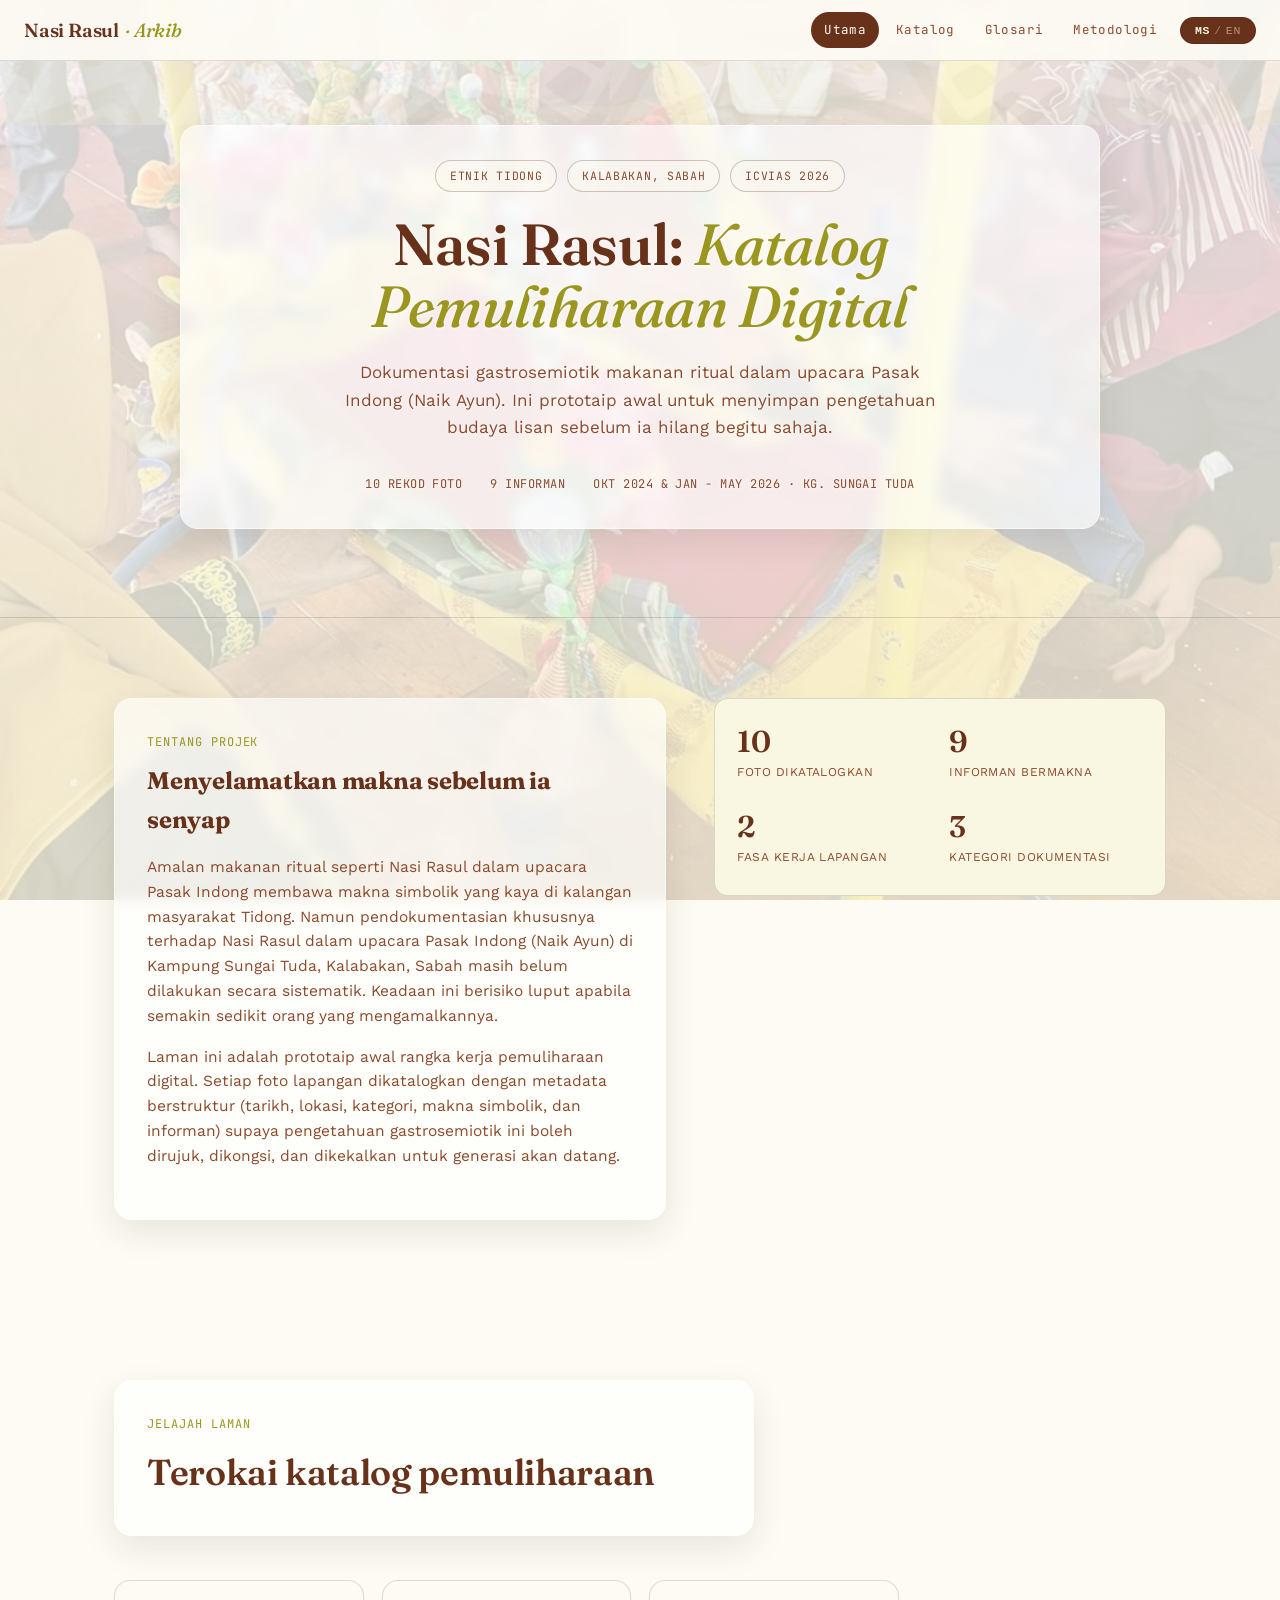
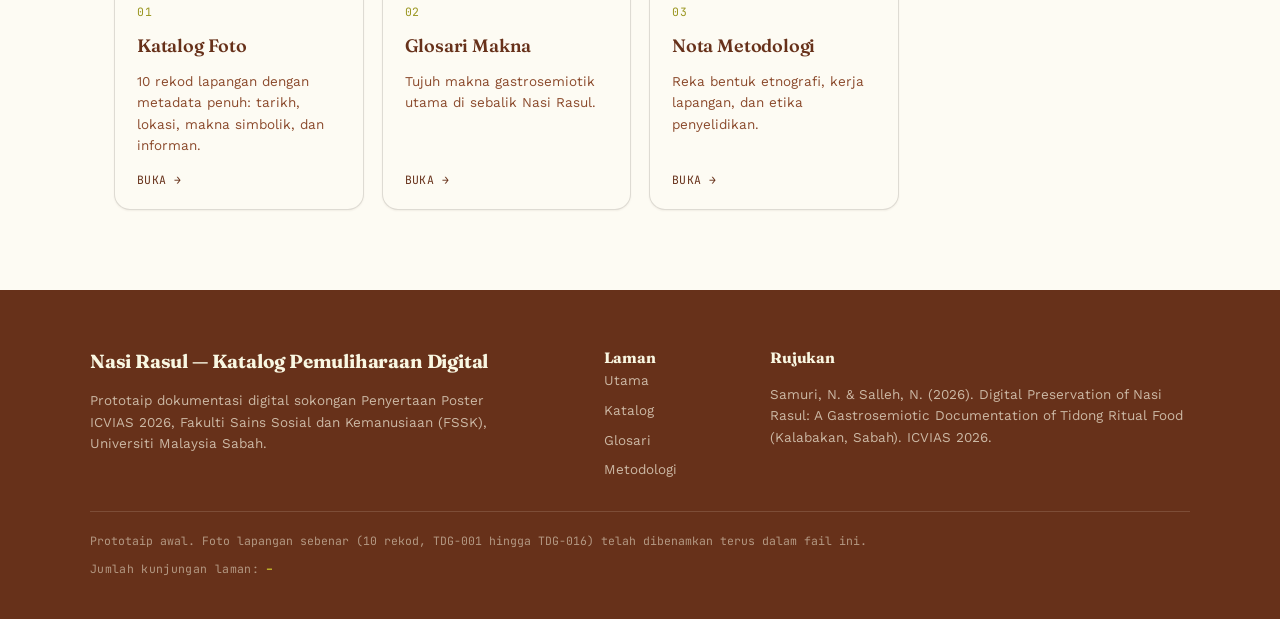
<file: index.html>
<!DOCTYPE html>
<html lang="ms">
<head>
<meta charset="UTF-8">
<meta name="viewport" content="width=device-width, initial-scale=1.0">
<title>Nasi Rasul — Katalog Pemuliharaan Digital</title>
<link rel="preconnect" href="https://fonts.googleapis.com">
<link rel="preconnect" href="https://fonts.gstatic.com" crossorigin>
<link href="https://fonts.googleapis.com/css2?family=Fraunces:ital,opsz,wght@0,9..144,400;0,9..144,600;0,9..144,700;1,9..144,500&family=Work+Sans:wght@400;500;600&family=JetBrains+Mono:wght@400;500&display=swap" rel="stylesheet">
<link rel="stylesheet" href="styles.css">
</head>
<body data-page="index">

<nav class="topnav">
  <a class="brand" href="index.html">Nasi Rasul <em>· Arkib</em></a>
  <div class="nav-links">
    <a href="index.html" data-page="index" id="navHome">Utama</a>
    <a href="katalog.html" data-page="katalog" id="navKatalog">Katalog</a>
    <a href="glosari.html" data-page="glosari" id="navGlosari">Glosari</a>
    <a href="metodologi.html" data-page="metodologi" id="navMetod">Metodologi</a>
    <button class="lang-toggle" id="langToggle" type="button">
      <span class="lang-opt active" data-lang="ms">MS</span><span class="lang-sep">/</span><span class="lang-opt" data-lang="en">EN</span>
    </button>
  </div>
</nav>

<header>
  <div class="hero-inner">
    <div class="eyebrow-row">
      <span class="pill" id="pillTidong">Etnik Tidong</span>
      <span class="pill" id="pillKalabakan">Kalabakan, Sabah</span>
      <span class="pill">ICVIAS 2026</span>
    </div>
    <h1 id="heroTitle">Nasi Rasul: <em>Katalog Pemuliharaan Digital</em></h1>
    <p class="hero-sub" id="heroSub">Dokumentasi gastrosemiotik makanan ritual dalam upacara Pasak Indong (Naik Ayun). Ini prototaip awal untuk menyimpan pengetahuan budaya lisan sebelum ia hilang begitu sahaja.</p>
    <div class="hero-meta">
      <span id="meta1">10 rekod foto</span>
      <span id="meta2">9 informan</span>
      <span id="meta3">Okt 2024 &amp; Jan - May 2026 · Kg. Sungai Tuda</span>
    </div>
  </div>
</header>

<section id="tentang">
  <div class="intro-grid">
    <div>
      <span class="section-kicker" id="tentangKicker">Tentang Projek</span>
      <h2 style="margin-bottom:16px;" id="tentangHeading">Menyelamatkan makna sebelum ia senyap</h2>
      <p id="tentangP1">Amalan makanan ritual seperti Nasi Rasul dalam upacara Pasak Indong membawa makna simbolik yang kaya di kalangan masyarakat Tidong. Namun pendokumentasian khususnya terhadap Nasi Rasul dalam upacara Pasak Indong (Naik Ayun) di Kampung Sungai Tuda, Kalabakan, Sabah masih belum dilakukan secara sistematik. Keadaan ini berisiko luput apabila semakin sedikit orang yang mengamalkannya.</p>
      <p id="tentangP2">Laman ini adalah prototaip awal rangka kerja pemuliharaan digital. Setiap foto lapangan dikatalogkan dengan metadata berstruktur (tarikh, lokasi, kategori, makna simbolik, dan informan) supaya pengetahuan gastrosemiotik ini boleh dirujuk, dikongsi, dan dikekalkan untuk generasi akan datang.</p>
    </div>
    <div class="stat-card">
      <div class="stat"><div class="n">10</div><div class="l" id="stat1">Foto dikatalogkan</div></div>
      <div class="stat"><div class="n">9</div><div class="l" id="stat2">Informan bermakna</div></div>
      <div class="stat"><div class="n">2</div><div class="l" id="stat3">Fasa kerja lapangan</div></div>
      <div class="stat"><div class="n">3</div><div class="l" id="stat4">Kategori dokumentasi</div></div>
    </div>
  </div>
</section>

<section class="weave-pattern" style="background:transparent;">
  <div class="section-head">
    <span class="section-kicker" id="exploreKicker">Jelajah Laman</span>
    <h2 id="exploreHeading">Terokai katalog pemuliharaan</h2>
  </div>
  <div class="preview-grid">
    <a class="preview-card" href="katalog.html">
      <span class="pc-num">01</span>
      <h3 id="prevKatalogTitle">Katalog Foto</h3>
      <p id="prevKatalogDesc">10 rekod lapangan dengan metadata penuh: tarikh, lokasi, makna simbolik, dan informan.</p>
      <span class="pc-open" data-i18n="prevOpen">Buka →</span>
    </a>
    <a class="preview-card" href="glosari.html">
      <span class="pc-num">02</span>
      <h3 id="prevGlosariTitle">Glosari Makna</h3>
      <p id="prevGlosariDesc">Tujuh makna gastrosemiotik utama di sebalik Nasi Rasul.</p>
      <span class="pc-open" data-i18n="prevOpen">Buka →</span>
    </a>
    <a class="preview-card" href="metodologi.html">
      <span class="pc-num">03</span>
      <h3 id="prevMetodTitle">Nota Metodologi</h3>
      <p id="prevMetodDesc">Reka bentuk etnografi, kerja lapangan, dan etika penyelidikan.</p>
      <span class="pc-open" data-i18n="prevOpen">Buka →</span>
    </a>
  </div>
</section>

<footer>
  <div class="footer-inner">
    <div>
      <h3 id="footerHeading">Nasi Rasul — Katalog Pemuliharaan Digital</h3>
      <p id="footerP1">Prototaip dokumentasi digital sokongan Penyertaan Poster ICVIAS 2026, Fakulti Sains Sosial dan Kemanusiaan (FSSK), Universiti Malaysia Sabah.</p>
    </div>
    <div>
      <h3 style="font-size:15px;" id="footerNavHeading">Laman</h3>
      <div class="footer-links">
        <a href="index.html" data-i18n="navHome">Utama</a>
        <a href="katalog.html" data-i18n="navKatalog">Katalog</a>
        <a href="glosari.html" data-i18n="navGlosari">Glosari</a>
        <a href="metodologi.html" data-i18n="navMetod">Metodologi</a>
      </div>
    </div>
    <div>
      <h3 style="font-size:15px;" id="footerRefHeading">Rujukan</h3>
      <p>Samuri, N. &amp; Salleh, N. (2026). Digital Preservation of Nasi Rasul: A Gastrosemiotic Documentation of Tidong Ritual Food (Kalabakan, Sabah). ICVIAS 2026.</p>
    </div>
  </div>
  <div class="footer-note footer-inner" style="display:block;">
    <span id="footerNote">Prototaip awal. Foto lapangan sebenar (10 rekod, TDG-001 hingga TDG-016) telah dibenamkan terus dalam fail ini.</span>
    <span class="visit-count"><span data-i18n="visitLabel">Jumlah kunjungan laman</span>: <span id="visitCount">–</span></span>
  </div>
</footer>

<script data-goatcounter="https://nasi-rasul.goatcounter.com/count"
        async src="//gc.zgo.at/count.js"></script>
<script src="script.js"></script>
</body>
</html>
</file>
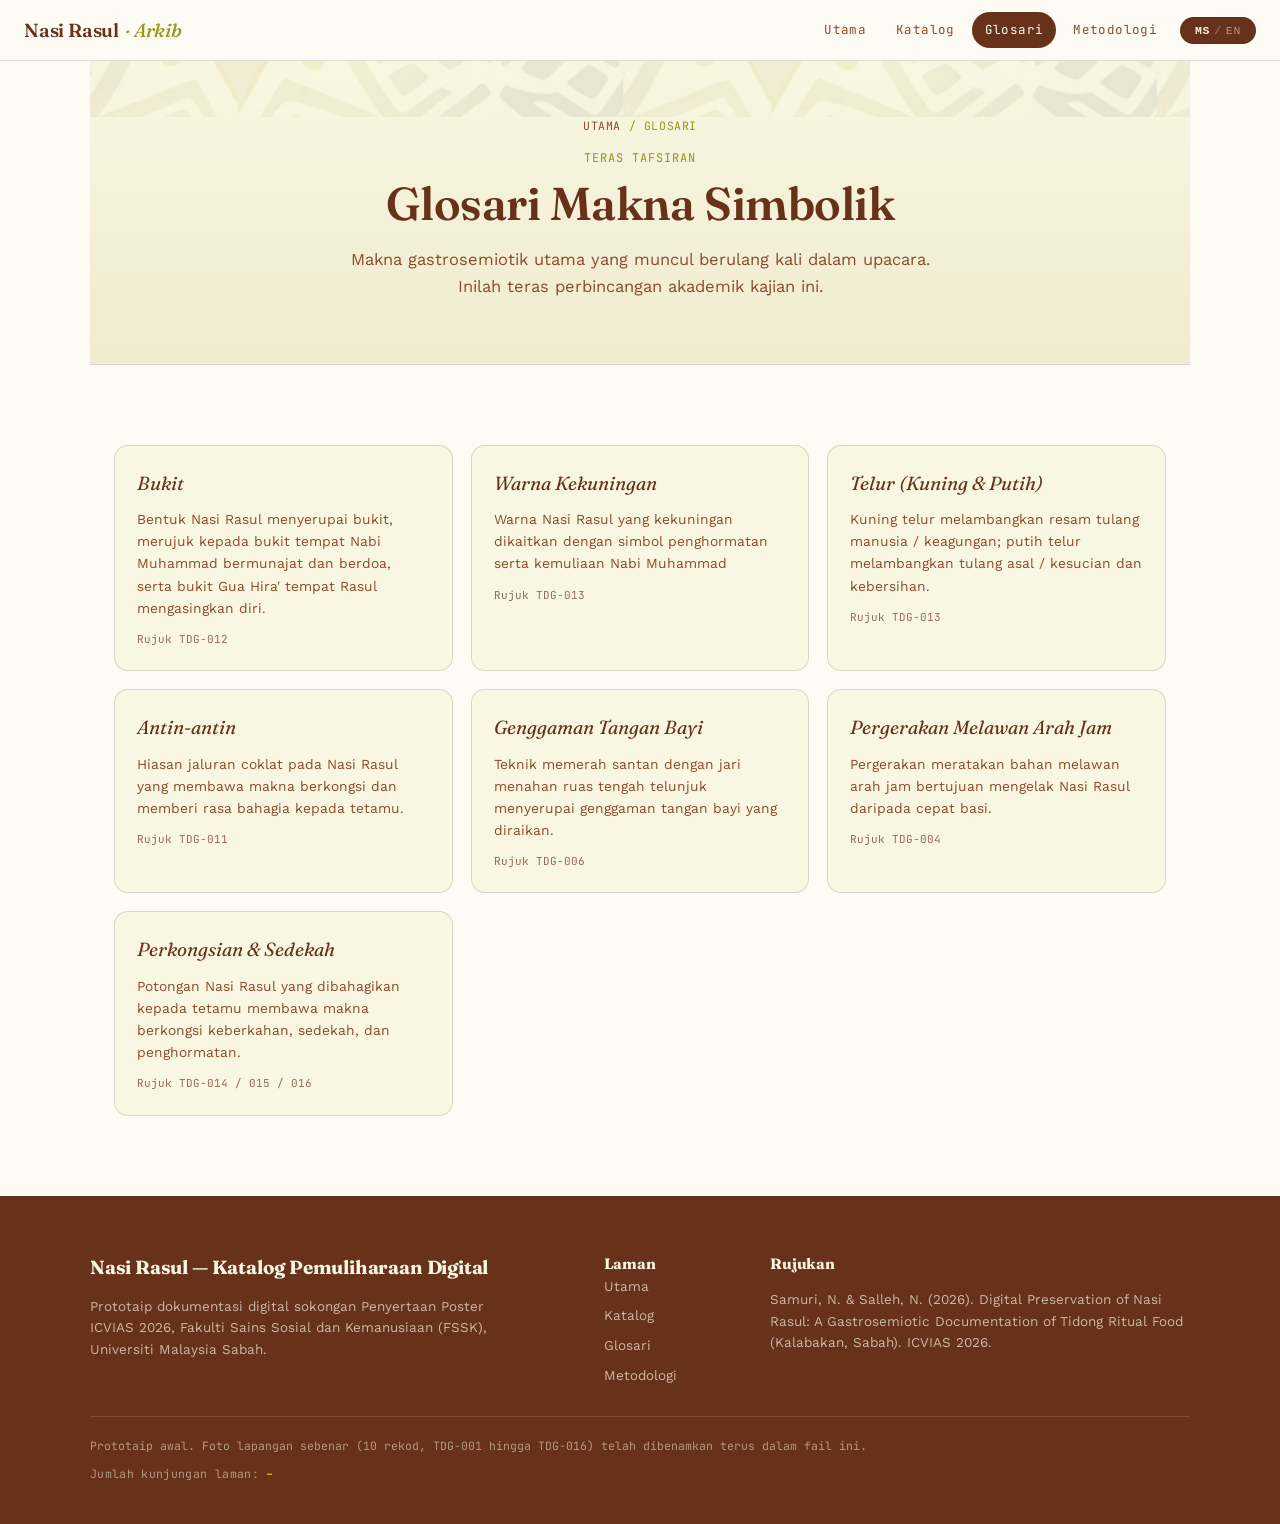
<file: glosari.html>
<!DOCTYPE html>
<html lang="ms">
<head>
<meta charset="UTF-8">
<meta name="viewport" content="width=device-width, initial-scale=1.0">
<title>Glosari Makna — Nasi Rasul</title>
<link rel="preconnect" href="https://fonts.googleapis.com">
<link rel="preconnect" href="https://fonts.gstatic.com" crossorigin>
<link href="https://fonts.googleapis.com/css2?family=Fraunces:ital,opsz,wght@0,9..144,400;0,9..144,600;0,9..144,700;1,9..144,500&family=Work+Sans:wght@400;500;600&family=JetBrains+Mono:wght@400;500&display=swap" rel="stylesheet">
<link rel="stylesheet" href="styles.css">
</head>
<body data-page="glosari">

<nav class="topnav">
  <a class="brand" href="index.html">Nasi Rasul <em>· Arkib</em></a>
  <div class="nav-links">
    <a href="index.html" data-page="index" id="navHome">Utama</a>
    <a href="katalog.html" data-page="katalog" id="navKatalog">Katalog</a>
    <a href="glosari.html" data-page="glosari" id="navGlosari">Glosari</a>
    <a href="metodologi.html" data-page="metodologi" id="navMetod">Metodologi</a>
    <button class="lang-toggle" id="langToggle" type="button">
      <span class="lang-opt active" data-lang="ms">MS</span><span class="lang-sep">/</span><span class="lang-opt" data-lang="en">EN</span>
    </button>
  </div>
</nav>

<section class="page-hero">
  <div class="hero-inner">
    <div class="breadcrumb"><a href="index.html" data-i18n="navHome">Utama</a> / <span data-i18n="navGlosari">Glosari</span></div>
    <span class="section-kicker" id="glosariKicker">Teras Tafsiran</span>
    <h1 id="glosariHeading">Glosari Makna Simbolik</h1>
    <p class="hero-sub" id="glosariP">Makna gastrosemiotik utama yang muncul berulang kali dalam upacara. Inilah teras perbincangan akademik kajian ini.</p>
  </div>
</section>

<section id="glosari">
  <div class="glossary-grid" id="glossaryGrid"></div>
</section>

<footer>
  <div class="footer-inner">
    <div>
      <h3 id="footerHeading">Nasi Rasul — Katalog Pemuliharaan Digital</h3>
      <p id="footerP1">Prototaip dokumentasi digital sokongan Penyertaan Poster ICVIAS 2026, Fakulti Sains Sosial dan Kemanusiaan (FSSK), Universiti Malaysia Sabah.</p>
    </div>
    <div>
      <h3 style="font-size:15px;" id="footerNavHeading">Laman</h3>
      <div class="footer-links">
        <a href="index.html" data-i18n="navHome">Utama</a>
        <a href="katalog.html" data-i18n="navKatalog">Katalog</a>
        <a href="glosari.html" data-i18n="navGlosari">Glosari</a>
        <a href="metodologi.html" data-i18n="navMetod">Metodologi</a>
      </div>
    </div>
    <div>
      <h3 style="font-size:15px;" id="footerRefHeading">Rujukan</h3>
      <p>Samuri, N. &amp; Salleh, N. (2026). Digital Preservation of Nasi Rasul: A Gastrosemiotic Documentation of Tidong Ritual Food (Kalabakan, Sabah). ICVIAS 2026.</p>
    </div>
  </div>
  <div class="footer-note footer-inner" style="display:block;">
    <span id="footerNote">Prototaip awal. Foto lapangan sebenar (10 rekod, TDG-001 hingga TDG-016) telah dibenamkan terus dalam fail ini.</span>
    <span class="visit-count"><span data-i18n="visitLabel">Jumlah kunjungan laman</span>: <span id="visitCount">–</span></span>
  </div>
</footer>

<script data-goatcounter="https://nasi-rasul.goatcounter.com/count"
        async src="//gc.zgo.at/count.js"></script>
<script src="script.js"></script>
</body>
</html>
</file>
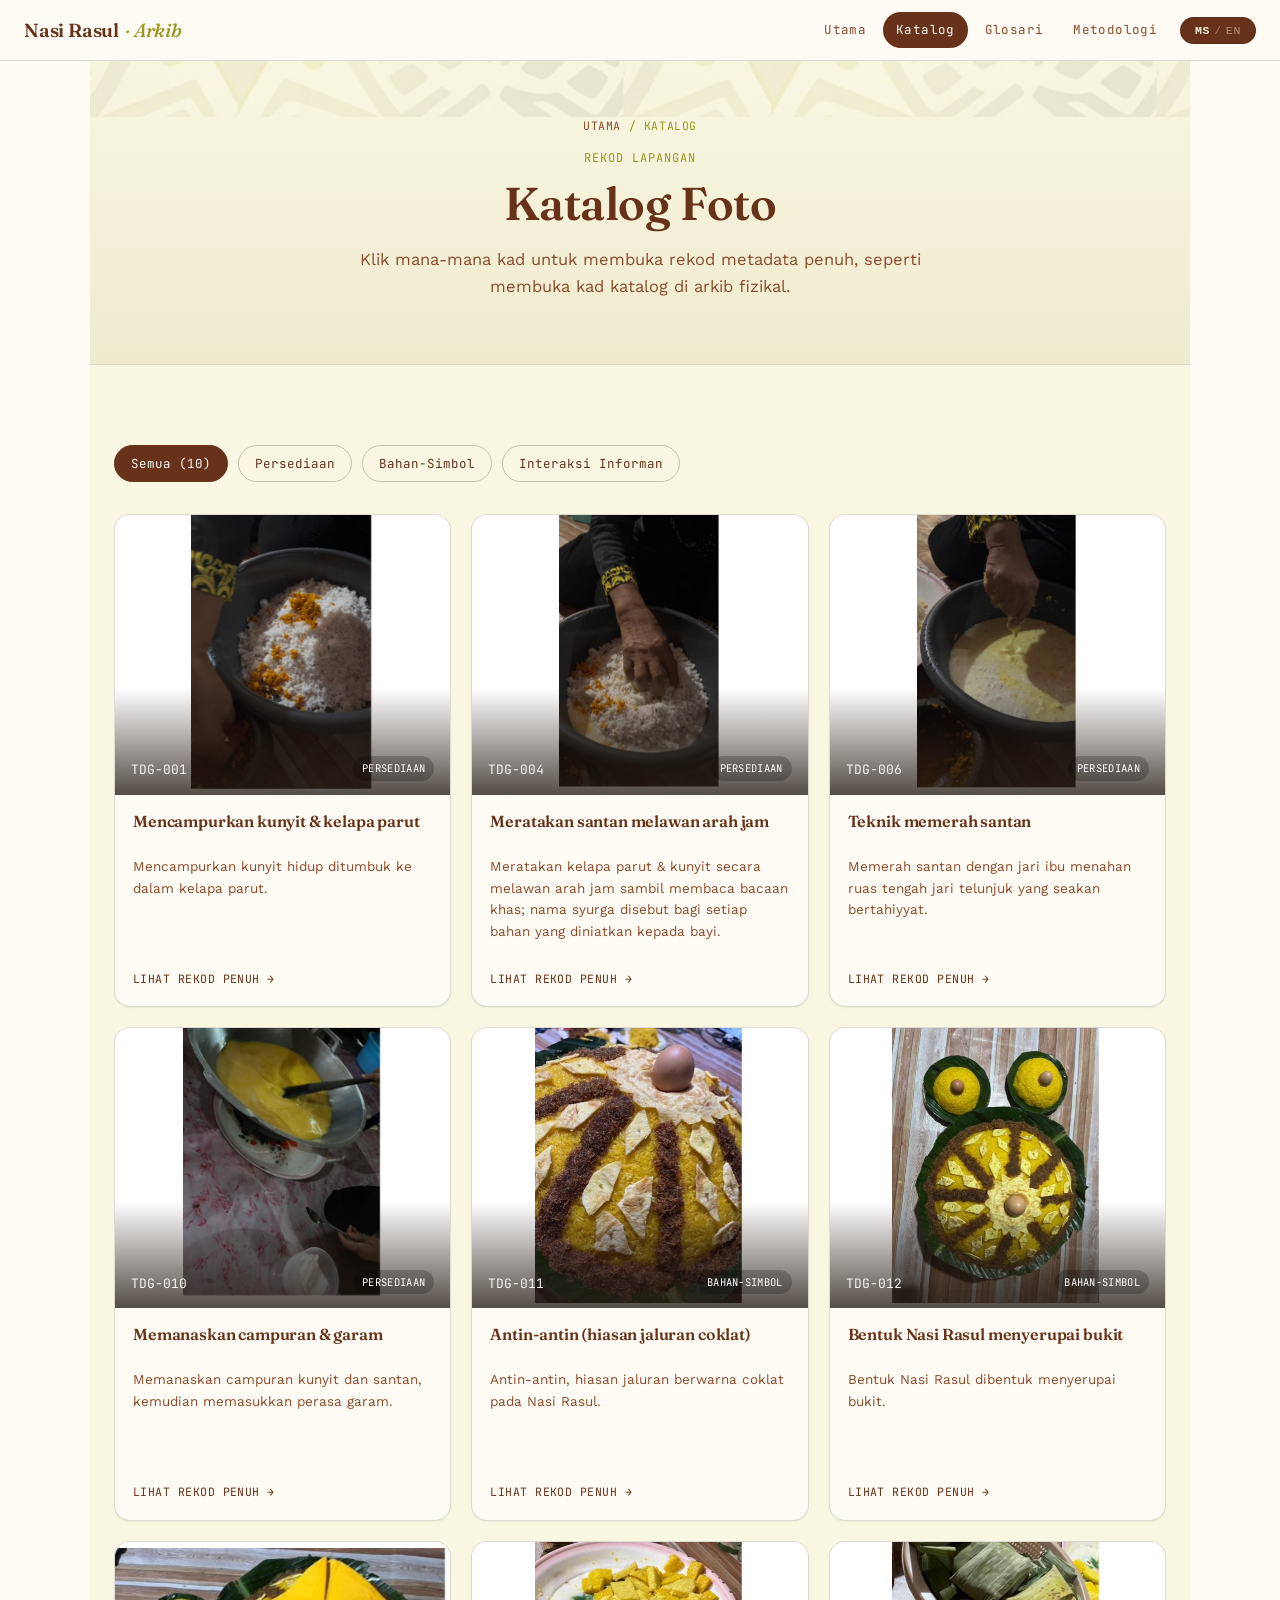
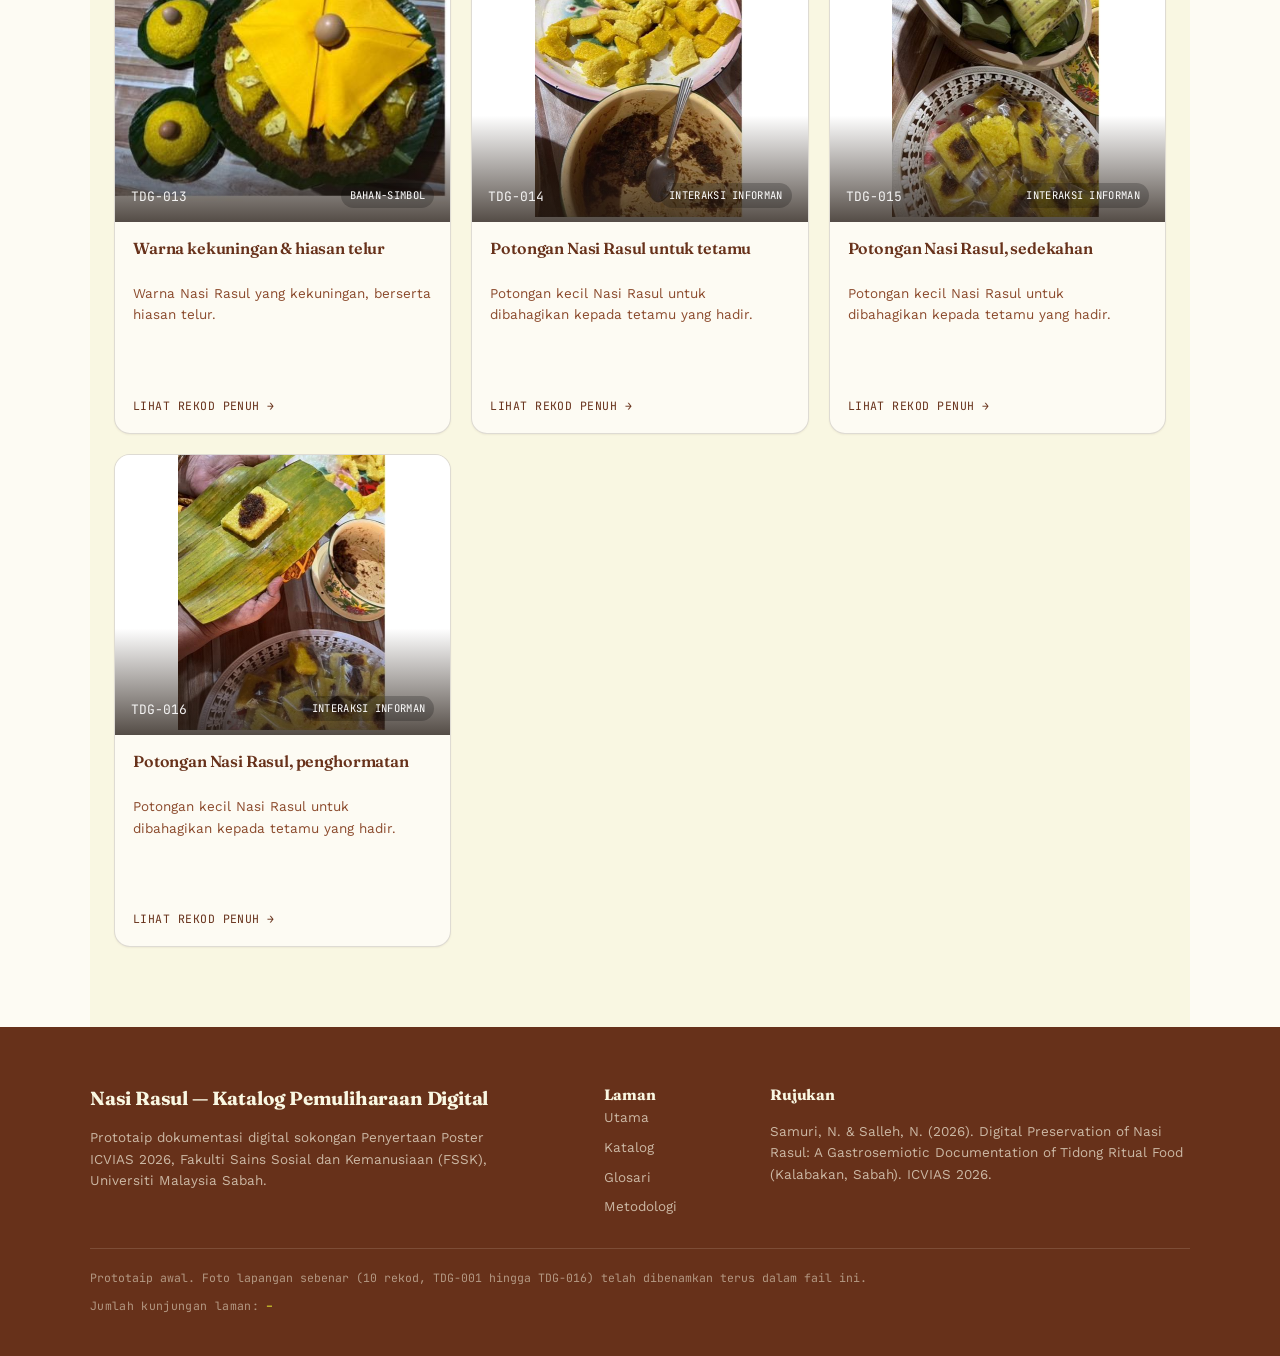
<file: katalog.html>
<!DOCTYPE html>
<html lang="ms">
<head>
<meta charset="UTF-8">
<meta name="viewport" content="width=device-width, initial-scale=1.0">
<title>Katalog Foto — Nasi Rasul</title>
<link rel="preconnect" href="https://fonts.googleapis.com">
<link rel="preconnect" href="https://fonts.gstatic.com" crossorigin>
<link href="https://fonts.googleapis.com/css2?family=Fraunces:ital,opsz,wght@0,9..144,400;0,9..144,600;0,9..144,700;1,9..144,500&family=Work+Sans:wght@400;500;600&family=JetBrains+Mono:wght@400;500&display=swap" rel="stylesheet">
<link rel="stylesheet" href="styles.css">
</head>
<body data-page="katalog">

<nav class="topnav">
  <a class="brand" href="index.html">Nasi Rasul <em>· Arkib</em></a>
  <div class="nav-links">
    <a href="index.html" data-page="index" id="navHome">Utama</a>
    <a href="katalog.html" data-page="katalog" id="navKatalog">Katalog</a>
    <a href="glosari.html" data-page="glosari" id="navGlosari">Glosari</a>
    <a href="metodologi.html" data-page="metodologi" id="navMetod">Metodologi</a>
    <button class="lang-toggle" id="langToggle" type="button">
      <span class="lang-opt active" data-lang="ms">MS</span><span class="lang-sep">/</span><span class="lang-opt" data-lang="en">EN</span>
    </button>
  </div>
</nav>

<section class="page-hero">
  <div class="hero-inner">
    <div class="breadcrumb"><a href="index.html" data-i18n="navHome">Utama</a> / <span data-i18n="navKatalog">Katalog</span></div>
    <span class="section-kicker" id="katalogKicker">Rekod Lapangan</span>
    <h1 id="katalogHeading">Katalog Foto</h1>
    <p class="hero-sub" id="katalogP">Klik mana-mana kad untuk membuka rekod metadata penuh, seperti membuka kad katalog di arkib fizikal.</p>
  </div>
</section>

<section id="katalog" class="weave-pattern" style="background:var(--cream); background-blend-mode:overlay;">
  <div class="filter-bar" id="filterBar">
    <button class="filter-btn active" data-filter="all" id="filterAll">Semua (10)</button>
    <button class="filter-btn" data-filter="Persediaan" id="filterPersediaan">Persediaan</button>
    <button class="filter-btn" data-filter="Bahan-Simbol" id="filterBahan">Bahan-Simbol</button>
    <button class="filter-btn" data-filter="Interaksi Informan" id="filterInteraksi">Interaksi Informan</button>
  </div>
  <div class="catalog-grid" id="catalogGrid"></div>
</section>

<div class="modal-backdrop" id="modalBackdrop">
  <div class="modal" id="modalContent"></div>
</div>

<footer>
  <div class="footer-inner">
    <div>
      <h3 id="footerHeading">Nasi Rasul — Katalog Pemuliharaan Digital</h3>
      <p id="footerP1">Prototaip dokumentasi digital sokongan Penyertaan Poster ICVIAS 2026, Fakulti Sains Sosial dan Kemanusiaan (FSSK), Universiti Malaysia Sabah.</p>
    </div>
    <div>
      <h3 style="font-size:15px;" id="footerNavHeading">Laman</h3>
      <div class="footer-links">
        <a href="index.html" data-i18n="navHome">Utama</a>
        <a href="katalog.html" data-i18n="navKatalog">Katalog</a>
        <a href="glosari.html" data-i18n="navGlosari">Glosari</a>
        <a href="metodologi.html" data-i18n="navMetod">Metodologi</a>
      </div>
    </div>
    <div>
      <h3 style="font-size:15px;" id="footerRefHeading">Rujukan</h3>
      <p>Samuri, N. &amp; Salleh, N. (2026). Digital Preservation of Nasi Rasul: A Gastrosemiotic Documentation of Tidong Ritual Food (Kalabakan, Sabah). ICVIAS 2026.</p>
    </div>
  </div>
  <div class="footer-note footer-inner" style="display:block;">
    <span id="footerNote">Prototaip awal. Foto lapangan sebenar (10 rekod, TDG-001 hingga TDG-016) telah dibenamkan terus dalam fail ini.</span>
    <span class="visit-count"><span data-i18n="visitLabel">Jumlah kunjungan laman</span>: <span id="visitCount">–</span></span>
  </div>
</footer>

<script data-goatcounter="https://nasi-rasul.goatcounter.com/count"
        async src="//gc.zgo.at/count.js"></script>
<script src="script.js"></script>
</body>
</html>
</file>
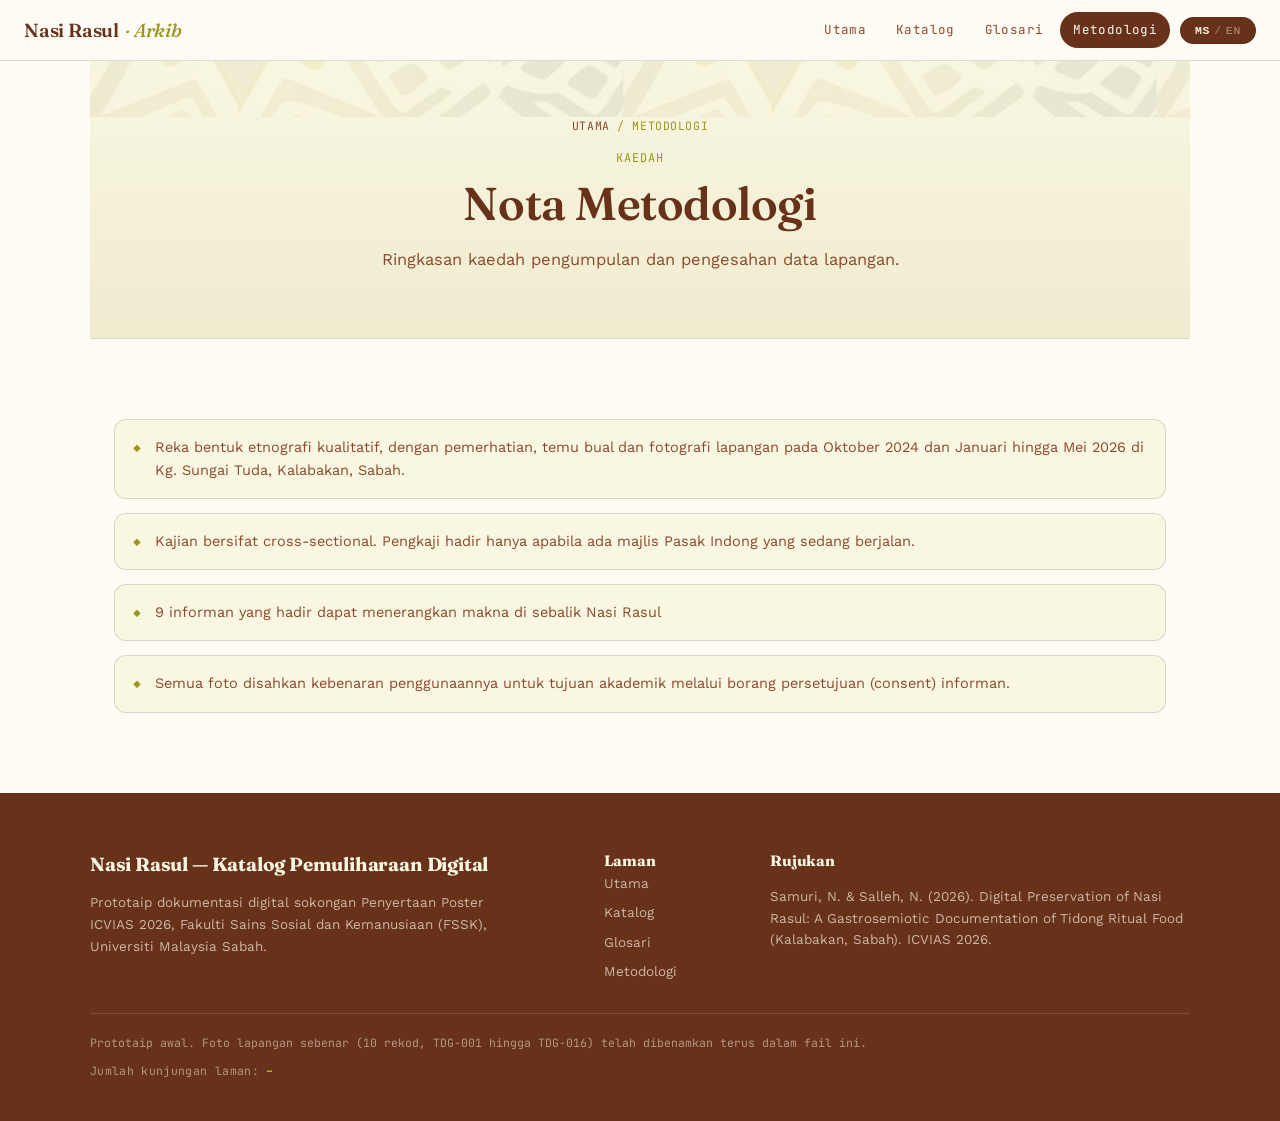
<file: metodologi.html>
<!DOCTYPE html>
<html lang="ms">
<head>
<meta charset="UTF-8">
<meta name="viewport" content="width=device-width, initial-scale=1.0">
<title>Nota Metodologi — Nasi Rasul</title>
<link rel="preconnect" href="https://fonts.googleapis.com">
<link rel="preconnect" href="https://fonts.gstatic.com" crossorigin>
<link href="https://fonts.googleapis.com/css2?family=Fraunces:ital,opsz,wght@0,9..144,400;0,9..144,600;0,9..144,700;1,9..144,500&family=Work+Sans:wght@400;500;600&family=JetBrains+Mono:wght@400;500&display=swap" rel="stylesheet">
<link rel="stylesheet" href="styles.css">
</head>
<body data-page="metodologi">

<nav class="topnav">
  <a class="brand" href="index.html">Nasi Rasul <em>· Arkib</em></a>
  <div class="nav-links">
    <a href="index.html" data-page="index" id="navHome">Utama</a>
    <a href="katalog.html" data-page="katalog" id="navKatalog">Katalog</a>
    <a href="glosari.html" data-page="glosari" id="navGlosari">Glosari</a>
    <a href="metodologi.html" data-page="metodologi" id="navMetod">Metodologi</a>
    <button class="lang-toggle" id="langToggle" type="button">
      <span class="lang-opt active" data-lang="ms">MS</span><span class="lang-sep">/</span><span class="lang-opt" data-lang="en">EN</span>
    </button>
  </div>
</nav>

<section class="page-hero">
  <div class="hero-inner">
    <div class="breadcrumb"><a href="index.html" data-i18n="navHome">Utama</a> / <span data-i18n="navMetod">Metodologi</span></div>
    <span class="section-kicker" id="metodKicker">Kaedah</span>
    <h1 id="metodHeading">Nota Metodologi</h1>
    <p class="hero-sub" id="metodP">Ringkasan kaedah pengumpulan dan pengesahan data lapangan.</p>
  </div>
</section>

<section id="metodologi">
  <ul class="method-list" id="methodList"></ul>
</section>

<footer>
  <div class="footer-inner">
    <div>
      <h3 id="footerHeading">Nasi Rasul — Katalog Pemuliharaan Digital</h3>
      <p id="footerP1">Prototaip dokumentasi digital sokongan Penyertaan Poster ICVIAS 2026, Fakulti Sains Sosial dan Kemanusiaan (FSSK), Universiti Malaysia Sabah.</p>
    </div>
    <div>
      <h3 style="font-size:15px;" id="footerNavHeading">Laman</h3>
      <div class="footer-links">
        <a href="index.html" data-i18n="navHome">Utama</a>
        <a href="katalog.html" data-i18n="navKatalog">Katalog</a>
        <a href="glosari.html" data-i18n="navGlosari">Glosari</a>
        <a href="metodologi.html" data-i18n="navMetod">Metodologi</a>
      </div>
    </div>
    <div>
      <h3 style="font-size:15px;" id="footerRefHeading">Rujukan</h3>
      <p>Samuri, N. &amp; Salleh, N. (2026). Digital Preservation of Nasi Rasul: A Gastrosemiotic Documentation of Tidong Ritual Food (Kalabakan, Sabah). ICVIAS 2026.</p>
    </div>
  </div>
  <div class="footer-note footer-inner" style="display:block;">
    <span id="footerNote">Prototaip awal. Foto lapangan sebenar (10 rekod, TDG-001 hingga TDG-016) telah dibenamkan terus dalam fail ini.</span>
    <span class="visit-count"><span data-i18n="visitLabel">Jumlah kunjungan laman</span>: <span id="visitCount">–</span></span>
  </div>
</footer>

<script data-goatcounter="https://nasi-rasul.goatcounter.com/count"
        async src="//gc.zgo.at/count.js"></script>
<script src="script.js"></script>
</body>
</html>
</file>
<file: styles.css>
:root{
    --mustard:#CDC82D;
    --mustard-deep:#9A9620;
    --cacao:#67311A;
    --cacao-soft:#8B4A2C;
    --green:#6F8F2C;
    --cream:#F9F7E2;
    --cream-warm:#F0EBCF;
    --maroon:#67311A;
    --blue:#5F84B8;
    --red:#B23347;
    --ink:#241A12;
    --paper:#FDFBF3;
    --line: rgba(36,26,18,0.14);
    --shadow: 0 10px 30px rgba(61,40,23,0.14);
    --batik: url('[data-uri]');
  }
  *{box-sizing:border-box;}
  html{scroll-behavior:smooth;}
  body{
    margin:0;
    background:var(--paper);
    color:var(--ink);
    font-family:'Work Sans',sans-serif;
    line-height:1.6;
    -webkit-font-smoothing:antialiased;
  }
  h1,h2,h3,.display{
    font-family:'Fraunces',serif;
    color:var(--cacao);
    margin:0;
    letter-spacing:-0.01em;
  }
  .mono{font-family:'JetBrains Mono',monospace;}
  a{color:inherit;}
  img{max-width:100%;display:block;}

  /* ---------- pattern background ---------- */
  .weave-pattern{
    background-image: var(--batik);
    background-repeat: repeat;
    background-size: 300px auto;
    background-blend-mode: multiply;
    opacity:1;
  }

  /* ---------- homepage background ---------- */
  body[data-page="index"]{
    background-image:linear-gradient(180deg, rgba(255,255,255,0.8) 0%, rgba(249,247,226,0.84) 100%), url("Homepage background1.jpeg");
    background-size:cover, cover;
    background-position:center, center;
    background-repeat:no-repeat, no-repeat;
    background-attachment:fixed, fixed;
  }
  body[data-page="index"] header,
  body[data-page="index"] .weave-pattern{
    background:transparent;
  }
  body[data-page="index"] .hero-inner,
  body[data-page="index"] .intro-grid > div:first-child,
  body[data-page="index"] .section-head{
    background:rgba(255,255,255,0.62);
    border:1px solid rgba(255,255,255,0.5);
    border-radius:18px;
    padding:34px 32px;
    box-shadow:0 12px 34px rgba(61,40,23,0.10);
    -webkit-backdrop-filter:blur(6px);
    backdrop-filter:blur(6px);
  }

  /* ---------- header / hero ---------- */
  header{
    position:relative;
    background:transparent;
    padding:64px 24px 88px;
    overflow:hidden;
    border-bottom:1px solid var(--line);
    text-shadow:0 1px 3px rgba(255,255,255,0.75);
  }
  header::before{
    content:"";
    position:absolute; top:0; left:0; right:0; height:64px;
    background-image: var(--batik);
    background-repeat: repeat-x;
    background-size: auto 64px;
    opacity:0.28;
    pointer-events:none;
  }
  .hero-inner{max-width:920px;margin:0 auto;position:relative;text-align:center;}
  .eyebrow-row{
    display:flex; gap:10px; justify-content:center; flex-wrap:wrap; align-items:center; margin-bottom:22px;
  }
  .lang-toggle{
    font-family: ui-monospace, 'SF Mono', Menlo, monospace;
    font-size:11.5px; letter-spacing:0.06em;
    padding:6px 14px; border-radius:999px; cursor:pointer;
    border:1px solid rgba(61,40,23,0.3);
    background:var(--cacao); color:var(--cream);
    display:inline-flex; align-items:center; gap:4px;
  }
  .lang-opt{opacity:0.5; transition:opacity .15s ease;}
  .lang-opt.active{opacity:1; font-weight:600;}
  .lang-sep{opacity:0.4;}
  .pill{
    font-family:'JetBrains Mono',monospace;
    font-size:11.5px; letter-spacing:0.06em; text-transform:uppercase;
    padding:6px 14px; border-radius:999px;
    border:1px solid rgba(61,40,23,0.25);
    background:rgba(251,247,238,0.6);
    color:var(--cacao-soft);
  }
  header h1{
    font-size:clamp(34px,5.4vw,58px);
    font-weight:600;
    line-height:1.06;
  }
  header h1 em{
    font-style:italic;
    font-weight:500;
    color:var(--mustard-deep);
  }
  .hero-sub{
    max-width:620px;margin:22px auto 0;
    font-size:17px; color:var(--cacao-soft);
  }
  .hero-meta{
    margin-top:34px; display:flex; gap:28px; justify-content:center; flex-wrap:wrap;
    font-family:'JetBrains Mono',monospace; font-size:12px; color:var(--cacao-soft);
    text-transform:uppercase; letter-spacing:0.04em;
  }

  /* ---------- section shell ---------- */
  section{max-width:1100px; margin:0 auto; padding:80px 24px;}
  .section-head{max-width:640px; margin-bottom:44px;}
  .section-kicker{
    font-family:'JetBrains Mono',monospace; font-size:12px; letter-spacing:0.08em;
    text-transform:uppercase; color:var(--mustard-deep); margin-bottom:10px; display:block;
  }
  .section-head h2{font-size:clamp(26px,3.4vw,36px); font-weight:600;}
  .section-head p{margin-top:14px; color:var(--cacao-soft); font-size:15.5px;}

  /* ---------- intro ---------- */
  .intro-grid{
    display:grid; grid-template-columns: 1.1fr 0.9fr; gap:48px; align-items:start;
  }
  .intro-grid p{color:var(--cacao-soft); font-size:15.5px; margin:0 0 16px;}
  .stat-card{
    background:var(--cream); border:1px solid var(--line); border-radius:14px; padding:22px;
    display:grid; grid-template-columns:1fr 1fr; gap:18px;
  }
  .stat{padding:6px 0;}
  .stat .n{font-family:'Fraunces',serif; font-size:30px; font-weight:600; color:var(--maroon); line-height:1;}
  .stat .l{font-size:12px; color:var(--cacao-soft); margin-top:6px; text-transform:uppercase; letter-spacing:0.04em;}

  /* ---------- filter bar ---------- */
  .filter-bar{display:flex; gap:10px; flex-wrap:wrap; margin-bottom:32px;}
  .filter-btn{
    font-family:'JetBrains Mono',monospace; font-size:12.5px;
    padding:9px 16px; border-radius:999px; cursor:pointer;
    border:1px solid rgba(61,40,23,0.25); background:transparent; color:var(--cacao);
    transition:all .18s ease;
  }
  .filter-btn:hover{border-color:var(--cacao);}
  .filter-btn.active{background:var(--cacao); color:var(--paper); border-color:var(--cacao);}

  /* ---------- catalog grid / cards ---------- */
  .catalog-grid{
    display:grid; grid-template-columns:repeat(auto-fill,minmax(260px,1fr)); gap:20px;
    grid-auto-rows:1fr;
  }
  .card{
    background:var(--paper); border:1px solid var(--line); border-radius:16px; overflow:hidden;
    cursor:pointer; box-shadow:0 1px 2px rgba(61,40,23,0.06);
    transition:transform .22s ease, box-shadow .22s ease;
    display:flex; flex-direction:column;
  }
  .card:hover{transform:translateY(-4px); box-shadow:var(--shadow);}
  .card-swatch{
    position:relative; overflow:hidden; height:280px; background:#fff;
  }
  .card-swatch img{width:100%; height:100%; object-fit:contain; display:block;}
  .card-swatch::after{
    content:""; position:absolute; inset:0; pointer-events:none;
    background-image:linear-gradient(180deg, rgba(36,26,18,0) 62%, rgba(36,26,18,0.78) 100%);
  }
  .card-swatch .card-code{position:absolute; left:16px; bottom:14px; z-index:2;}
  .card-swatch .card-tag{position:absolute; right:16px; bottom:14px; z-index:2;}
  .card-code{font-family:'JetBrains Mono',monospace; color:#fff; font-size:13px; opacity:0.92; position:relative; z-index:1;}
  .card-tag{
    font-family:'JetBrains Mono',monospace; font-size:10.5px; color:#fff; background:rgba(0,0,0,0.22);
    padding:4px 9px; border-radius:999px; position:relative; z-index:1; text-transform:uppercase; letter-spacing:0.03em;
  }
  .card-body{padding:16px 18px 18px; flex:1; display:flex; flex-direction:column;}
  .card-body h3{font-size:16px; font-weight:600; line-height:1.35; margin-bottom:10px;}
  .card-body .desc{font-size:13.5px; color:var(--cacao-soft); flex:1;}
  .card-open{
    margin-top:14px; font-family:'JetBrains Mono',monospace; font-size:11.5px;
    color:var(--maroon); text-transform:uppercase; letter-spacing:0.04em;
  }

  /* ---------- modal ---------- */
  .modal-backdrop{
    position:fixed; inset:0; background:rgba(36,26,18,0.55); backdrop-filter:blur(2px);
    display:none; align-items:center; justify-content:center; padding:24px; z-index:50;
  }
  .modal-backdrop.open{display:flex;}
  .modal{
    background:var(--paper); border-radius:18px; max-width:640px; width:100%;
    max-height:86vh; overflow-y:auto; box-shadow:0 30px 80px rgba(0,0,0,0.35);
    border:1px solid var(--line); position:relative;
  }
  .modal-head{padding:26px 30px 18px; border-bottom:1px dashed var(--line);}
  .modal-head .card-code{color:var(--cacao-soft); font-size:13px;}
  .modal-head h3{font-size:22px; margin-top:8px;}
  .modal-close{
    position:absolute; top:18px; right:20px; width:32px; height:32px; border-radius:50%;
    border:1px solid var(--line); background:var(--cream); cursor:pointer; font-size:16px; color:var(--cacao);
    display:flex; align-items:center; justify-content:center;
  }
  .record-grid{padding:22px 30px 30px; display:grid; grid-template-columns:1fr; gap:16px;}
  .record-row{border-bottom:1px dotted var(--line); padding-bottom:14px;}
  .record-row:last-child{border-bottom:none;}
  .record-label{
    font-family:'JetBrains Mono',monospace; font-size:11px; text-transform:uppercase;
    letter-spacing:0.05em; color:var(--mustard-deep); margin-bottom:6px;
  }
  .record-value{font-size:14.5px; color:var(--ink);}
  .record-value.extra{font-size:13.5px; color:var(--cacao-soft); margin-top:6px; padding-left:14px; border-left:2px solid var(--cream-warm);}

  /* ---------- glossary ---------- */
  .glossary-grid{display:grid; grid-template-columns:repeat(auto-fill,minmax(280px,1fr)); gap:18px;}
  .gloss-card{
    background:var(--cream); border-radius:14px; padding:22px; border:1px solid var(--line);
  }
  .gloss-card .g-symbol{font-family:'Fraunces',serif; font-style:italic; font-size:19px; color:var(--maroon); margin-bottom:10px;}
  .gloss-card p{font-size:13.8px; color:var(--cacao-soft); margin:0;}
  .gloss-card .g-source{
    margin-top:12px; font-family:'JetBrains Mono',monospace; font-size:11px; color:var(--cacao); opacity:0.7;
  }

  /* ---------- methodology ---------- */
  .method-list{list-style:none; margin:0; padding:0; display:grid; gap:14px;}
  .method-list li{
    display:flex; gap:14px; align-items:flex-start; font-size:14.5px; color:var(--cacao-soft);
    background:var(--cream); border:1px solid var(--line); border-radius:12px; padding:16px 18px;
  }
  .method-list li::before{
    content:"◆"; color:var(--mustard-deep); font-size:11px; margin-top:4px;
  }

  footer{
    background:var(--cacao); color:var(--cream); padding:56px 24px 40px;
  }
  .footer-inner{max-width:1100px; margin:0 auto; display:flex; justify-content:space-between; gap:40px; flex-wrap:wrap;}
  footer h3{color:var(--cream); font-size:19px;}
  footer p{color:rgba(243,236,217,0.72); font-size:13.5px; max-width:420px;}
  .footer-note{
    font-family:'JetBrains Mono',monospace; font-size:11.5px; color:rgba(243,236,217,0.55);
    margin-top:30px; border-top:1px solid rgba(243,236,217,0.15); padding-top:20px;
  }
  .visit-count{
    display:block; margin-top:10px;
    font-family:'JetBrains Mono',monospace; font-size:11.5px;
    color:rgba(243,236,217,0.55); letter-spacing:0.03em;
  }
  .visit-count #visitCount{color:var(--mustard); font-weight:600;}

  /* ---------- top navigation ---------- */
  .topnav{
    position:sticky; top:0; z-index:40;
    display:flex; align-items:center; justify-content:space-between; gap:18px;
    padding:12px 24px; flex-wrap:wrap;
    background:rgba(253,251,243,0.92);
    -webkit-backdrop-filter:blur(8px); backdrop-filter:blur(8px);
    border-bottom:1px solid var(--line);
  }
  .topnav .brand{
    font-family:'Fraunces',serif; font-weight:600; font-size:19px;
    color:var(--cacao); text-decoration:none; letter-spacing:-0.01em;
    display:inline-flex; align-items:baseline; gap:6px;
  }
  .topnav .brand em{font-style:italic; font-weight:500; color:var(--mustard-deep);}
  .nav-links{display:flex; gap:4px; flex-wrap:wrap; align-items:center;}
  .nav-links a{
    font-family:'JetBrains Mono',monospace; font-size:12.5px; letter-spacing:0.03em;
    text-decoration:none; color:var(--cacao-soft); padding:8px 13px; border-radius:999px;
    transition:background .16s ease, color .16s ease;
  }
  .nav-links a:hover{background:var(--cream); color:var(--cacao);}
  .nav-links a.active{background:var(--cacao); color:var(--paper);}
  .topnav .lang-toggle{margin-left:6px;}

  /* ---------- inner page hero ---------- */
  .page-hero{
    position:relative; overflow:hidden;
    background:linear-gradient(180deg, var(--cream) 0%, var(--cream-warm) 100%);
    border-bottom:1px solid var(--line);
    padding:56px 24px 64px;
  }
  .page-hero::before{
    content:""; position:absolute; top:0; left:0; right:0; height:56px;
    background-image: var(--batik);
    background-repeat: repeat-x;
    background-size: auto 56px;
    opacity:0.5; pointer-events:none;
  }
  .page-hero .hero-inner{max-width:820px; margin:0 auto; text-align:center; position:relative;}
  .page-hero h1{font-size:clamp(30px,4.6vw,46px); font-weight:600; line-height:1.1;}
  .page-hero .hero-sub{max-width:620px; margin:18px auto 0; font-size:16.5px; color:var(--cacao-soft);}
  .breadcrumb{
    font-family:'JetBrains Mono',monospace; font-size:11.5px; letter-spacing:0.05em;
    text-transform:uppercase; color:var(--mustard-deep); margin-bottom:14px;
  }
  .breadcrumb a{text-decoration:none; color:var(--cacao-soft);}
  .breadcrumb a:hover{color:var(--cacao);}

  /* ---------- home preview cards ---------- */
  .preview-grid{
    display:grid; grid-template-columns:repeat(auto-fill,minmax(240px,1fr)); gap:18px;
  }
  .preview-card{
    display:flex; flex-direction:column; gap:10px;
    background:var(--paper); border:1px solid var(--line); border-radius:16px;
    padding:22px 22px 20px; text-decoration:none;
    box-shadow:0 1px 2px rgba(61,40,23,0.06);
    transition:transform .22s ease, box-shadow .22s ease, border-color .22s ease;
  }
  .preview-card:hover{transform:translateY(-4px); box-shadow:var(--shadow); border-color:rgba(61,40,23,0.28);}
  .preview-card .pc-num{
    font-family:'JetBrains Mono',monospace; font-size:11.5px; letter-spacing:0.06em;
    color:var(--mustard-deep); text-transform:uppercase;
  }
  .preview-card h3{font-size:18px; font-weight:600;}
  .preview-card p{font-size:13.5px; color:var(--cacao-soft); margin:0; flex:1;}
  .preview-card .pc-open{
    font-family:'JetBrains Mono',monospace; font-size:11.5px; color:var(--maroon);
    text-transform:uppercase; letter-spacing:0.04em; margin-top:4px;
  }

  /* ---------- footer page links ---------- */
  .footer-links{display:flex; flex-direction:column; gap:8px;}
  .footer-links a{
    color:rgba(243,236,217,0.72); text-decoration:none; font-size:13.5px;
  }
  .footer-links a:hover{color:var(--cream); text-decoration:underline;}

  @media (max-width:760px){
    .intro-grid{grid-template-columns:1fr;}
    section{padding:56px 20px;}
    .topnav{padding:12px 16px; gap:10px;}
    .nav-links{width:100%; justify-content:flex-start;}
    .nav-links a{padding:7px 11px; font-size:12px;}
    .page-hero{padding:40px 20px 48px;}
  }
</file>
